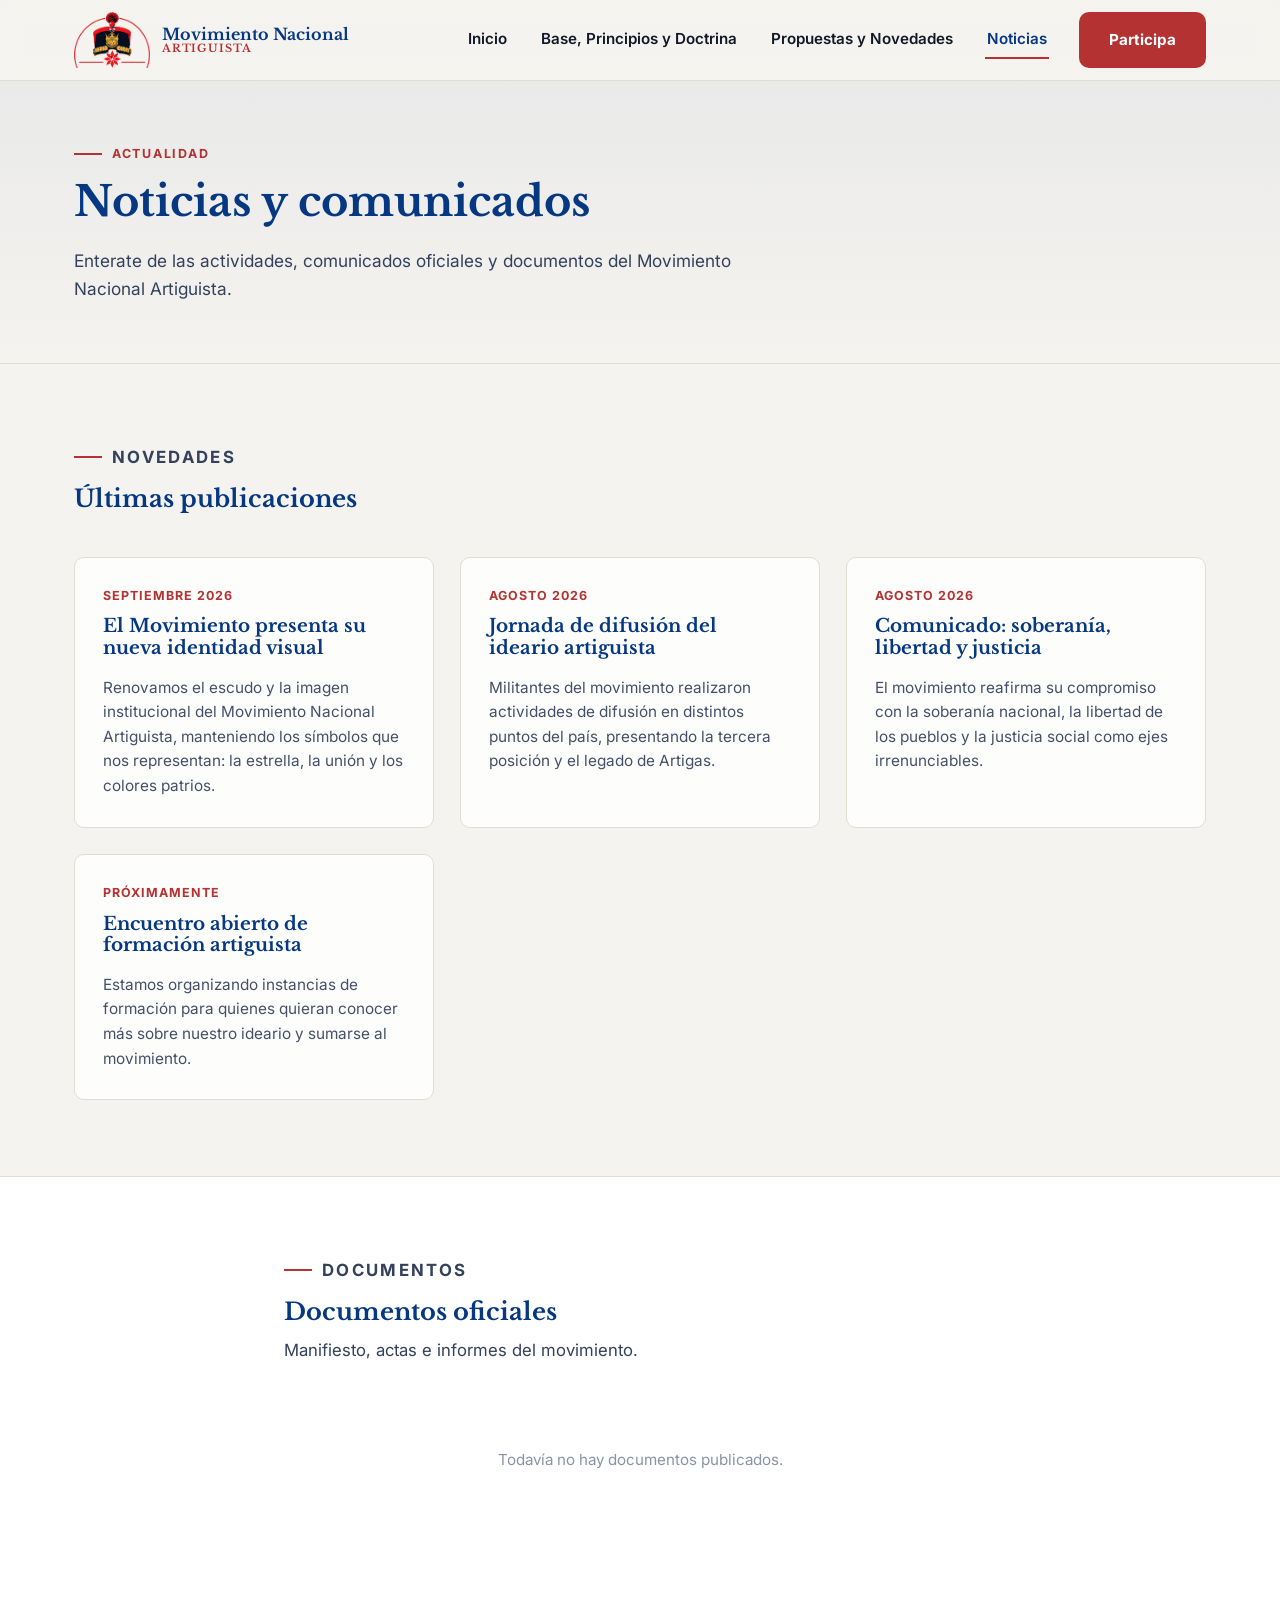
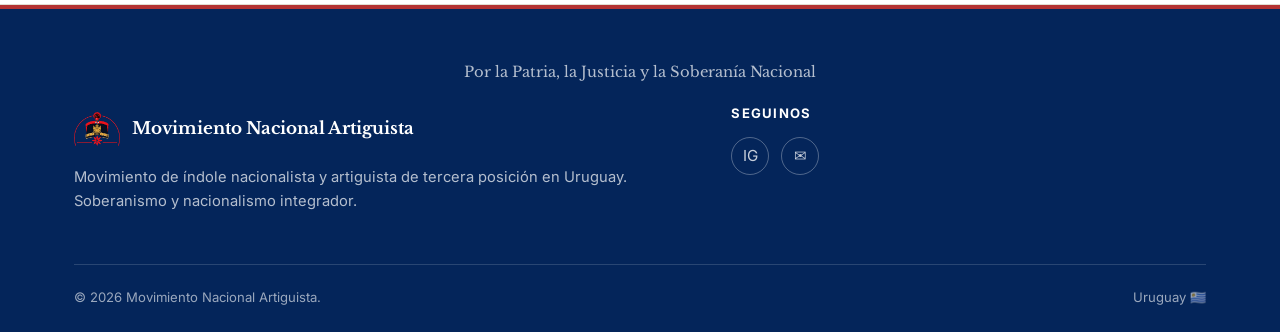
<file: noticias.html>
<!DOCTYPE html>
<html lang="es-UY">
<head>
<meta charset="UTF-8">
<meta name="viewport" content="width=device-width, initial-scale=1.0">
<title>Noticias — Movimiento Nacional Artiguista</title>
<meta name="description" content="Novedades, comunicados y documentos oficiales del Movimiento Nacional Artiguista.">
<link rel="icon" href="assets/img/favicon.png">
<link rel="preconnect" href="https://fonts.googleapis.com">
<link rel="preconnect" href="https://fonts.gstatic.com" crossorigin>
<link href="https://fonts.googleapis.com/css2?family=Libre+Baskerville:wght@400;700&family=Inter:wght@400;500;600;700&display=swap" rel="stylesheet">
<link rel="stylesheet" href="assets/css/styles.css">
</head>
<body>

<header class="encabezado">
  <div class="contenedor encabezado__barra">
    <a href="index.html" class="marca">
      <img src="assets/img/logo-sin-fondo.png" alt="Escudo del Movimiento Nacional Artiguista">
      <span class="marca__texto">
        <strong>Movimiento Nacional</strong>
        <span>ARTIGUISTA</span>
      </span>
    </a>
    <nav class="nav-principal" aria-label="Navegación principal">
      <a href="index.html">Inicio</a>
      <a href="principios.html">Base, Principios y Doctrina</a>
      <a href="propuestas.html">Propuestas y Novedades</a>
      <a href="noticias.html" aria-current="page">Noticias</a>
      <a href="participa.html" class="boton boton-rojo">Participa</a>
    </nav>
    <button class="menu-toggle" aria-label="Abrir menú" aria-expanded="false"><span></span></button>
  </div>
</header>

<main>
  <section class="pagina-hero">
    <div class="contenedor">
      <p class="eyebrow">Actualidad</p>
      <h1>Noticias y comunicados</h1>
      <p class="pagina-hero__lead">Enterate de las actividades, comunicados oficiales y documentos del Movimiento Nacional Artiguista.</p>
    </div>
  </section>

  <section class="seccion">
    <div class="contenedor">
      <div class="seccion__cabecera">
        <p class="eyebrow">Novedades</p>
        <h2>Últimas publicaciones</h2>
      </div>
      <div class="grilla-3" id="lista-novedades-publico"></div>
    </div>
  </section>

  <section class="seccion seccion--alterna">
    <div class="contenedor" style="max-width:760px;">
      <div class="seccion__cabecera">
        <p class="eyebrow">Documentos</p>
        <h2>Documentos oficiales</h2>
        <p>Manifiesto, actas e informes del movimiento.</p>
      </div>
      <div id="lista-documentos-publico" class="lista-documentos"></div>
    </div>
  </section>
</main>

<footer class="pie">
  <div class="contenedor">
    <p class="pie__lema">Por la Patria, la Justicia y la Soberanía Nacional</p>
    <div class="pie__grid">
      <div>
        <div class="pie__marca">
          <img src="assets/img/logo-sin-fondo.png" alt="Escudo del Movimiento Nacional Artiguista">
          <strong>Movimiento Nacional Artiguista</strong>
        </div>
        <p>Movimiento de índole nacionalista y artiguista de tercera posición en Uruguay. Soberanismo y nacionalismo integrador.</p>
      </div>
      <div>
        <h4>Seguinos</h4>
        <div class="pie__redes">
          <a href="https://www.instagram.com/movimiento_nacionalartiguista/" target="_blank" rel="noopener">IG</a>
          <a href="mailto:mna1811.uy@gmail.com">✉</a>
        </div>
      </div>
    </div>
    <div class="pie__inferior">
      <span>© 2026 Movimiento Nacional Artiguista.</span>
      <span>Uruguay 🇺🇾</span>
    </div>
  </div>
</footer>

<script src="assets/js/backend.js"></script>
<script src="assets/js/main.js"></script>
<script src="assets/js/noticias.js"></script>
</body>
</html>
</file>
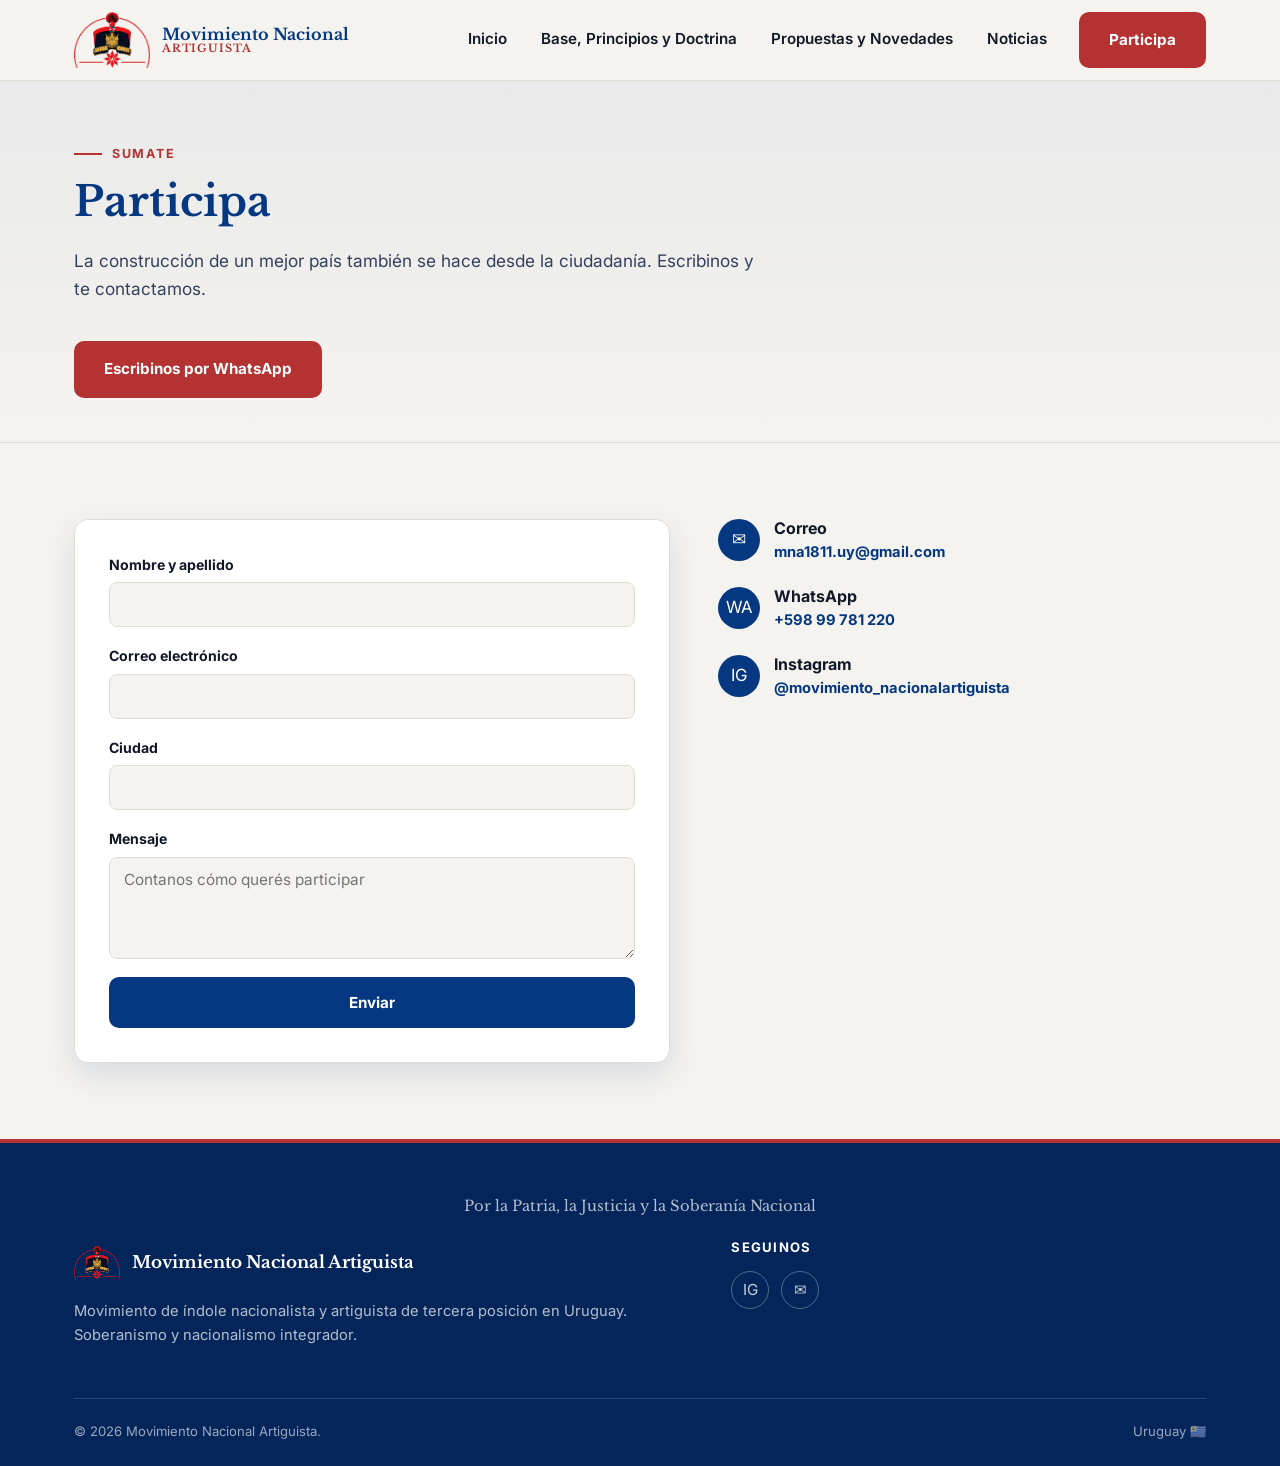
<file: participa.html>
<!DOCTYPE html>
<html lang="es-UY">
<head>
<meta charset="UTF-8">
<meta name="viewport" content="width=device-width, initial-scale=1.0">
<title>Participa — Movimiento Nacional Artiguista</title>
<meta name="description" content="Sumate al Movimiento Nacional Artiguista: escribinos o contactate por nuestras redes.">
<link rel="icon" href="assets/img/favicon.png">
<link rel="preconnect" href="https://fonts.googleapis.com">
<link rel="preconnect" href="https://fonts.gstatic.com" crossorigin>
<link href="https://fonts.googleapis.com/css2?family=Libre+Baskerville:wght@400;700&family=Inter:wght@400;500;600;700&display=swap" rel="stylesheet">
<link rel="stylesheet" href="assets/css/styles.css">
</head>
<body>

<header class="encabezado">
  <div class="contenedor encabezado__barra">
    <a href="index.html" class="marca">
      <img src="assets/img/logo-sin-fondo.png" alt="Escudo del Movimiento Nacional Artiguista">
      <span class="marca__texto">
        <strong>Movimiento Nacional</strong>
        <span>ARTIGUISTA</span>
      </span>
    </a>
    <nav class="nav-principal" aria-label="Navegación principal">
      <a href="index.html">Inicio</a>
      <a href="principios.html">Base, Principios y Doctrina</a>
      <a href="propuestas.html">Propuestas y Novedades</a>
      <a href="noticias.html">Noticias</a>
      <a href="participa.html" class="boton boton-rojo" aria-current="page">Participa</a>
    </nav>
    <button class="menu-toggle" aria-label="Abrir menú" aria-expanded="false"><span></span></button>
  </div>
</header>

<main>
  <section class="pagina-hero">
    <div class="contenedor">
      <p class="eyebrow">Sumate</p>
      <h1>Participa</h1>
      <p class="pagina-hero__lead">La construcción de un mejor país también se hace desde la ciudadanía. Escribinos y te contactamos.</p>
      <a href="https://wa.me/59899781220?text=Hola%2C%20quiero%20sumarme%20al%20Movimiento%20Nacional%20Artiguista." target="_blank" rel="noopener" class="boton boton-rojo">Escribinos por WhatsApp</a>
    </div>
  </section>

  <section class="seccion">
    <div class="contenedor">
      <div class="seccion-dividida seccion-dividida--participa">
        <form class="formulario" id="form-participa">
          <div class="campo">
            <label for="participa-nombre">Nombre y apellido</label>
            <input type="text" id="participa-nombre" required>
          </div>
          <div class="campo">
            <label for="participa-email">Correo electrónico</label>
            <input type="email" id="participa-email" required>
          </div>
          <div class="campo">
            <label for="participa-ciudad">Ciudad</label>
            <input type="text" id="participa-ciudad">
          </div>
          <div class="campo">
            <label for="participa-mensaje">Mensaje</label>
            <textarea id="participa-mensaje" rows="4" placeholder="Contanos cómo querés participar"></textarea>
          </div>
          <button type="submit" class="boton boton-primario" style="width:100%;">Enviar</button>
          <div class="mensaje-envio" id="mensaje-envio">¡Gracias! Recibimos tu mensaje y te vamos a contactar a la brevedad.</div>
        </form>

        <div class="vias-contacto">
          <div class="via-contacto">
            <div class="via-contacto__icono">✉</div>
            <div>
              <h4>Correo</h4>
              <p><a href="mailto:mna1811.uy@gmail.com">mna1811.uy@gmail.com</a></p>
            </div>
          </div>
          <div class="via-contacto">
            <div class="via-contacto__icono">WA</div>
            <div>
              <h4>WhatsApp</h4>
              <p><a href="https://wa.me/59899781220?text=Hola%2C%20quiero%20sumarme%20al%20Movimiento%20Nacional%20Artiguista." target="_blank" rel="noopener">+598 99 781 220</a></p>
            </div>
          </div>
          <div class="via-contacto">
            <div class="via-contacto__icono">IG</div>
            <div>
              <h4>Instagram</h4>
              <p><a href="https://www.instagram.com/movimiento_nacionalartiguista/" target="_blank" rel="noopener">@movimiento_nacionalartiguista</a></p>
            </div>
          </div>
        </div>
      </div>
    </div>
  </section>
</main>

<footer class="pie">
  <div class="contenedor">
    <p class="pie__lema">Por la Patria, la Justicia y la Soberanía Nacional</p>
    <div class="pie__grid">
      <div>
        <div class="pie__marca">
          <img src="assets/img/logo-sin-fondo.png" alt="Escudo del Movimiento Nacional Artiguista">
          <strong>Movimiento Nacional Artiguista</strong>
        </div>
        <p>Movimiento de índole nacionalista y artiguista de tercera posición en Uruguay. Soberanismo y nacionalismo integrador.</p>
      </div>
      <div>
        <h4>Seguinos</h4>
        <div class="pie__redes">
          <a href="https://www.instagram.com/movimiento_nacionalartiguista/" target="_blank" rel="noopener">IG</a>
          <a href="mailto:mna1811.uy@gmail.com">✉</a>
        </div>
      </div>
    </div>
    <div class="pie__inferior">
      <span>© 2026 Movimiento Nacional Artiguista.</span>
      <span>Uruguay 🇺🇾</span>
    </div>
  </div>
</footer>

<script src="assets/js/backend.js"></script>
<script src="assets/js/main.js"></script>
</body>
</html>
</file>
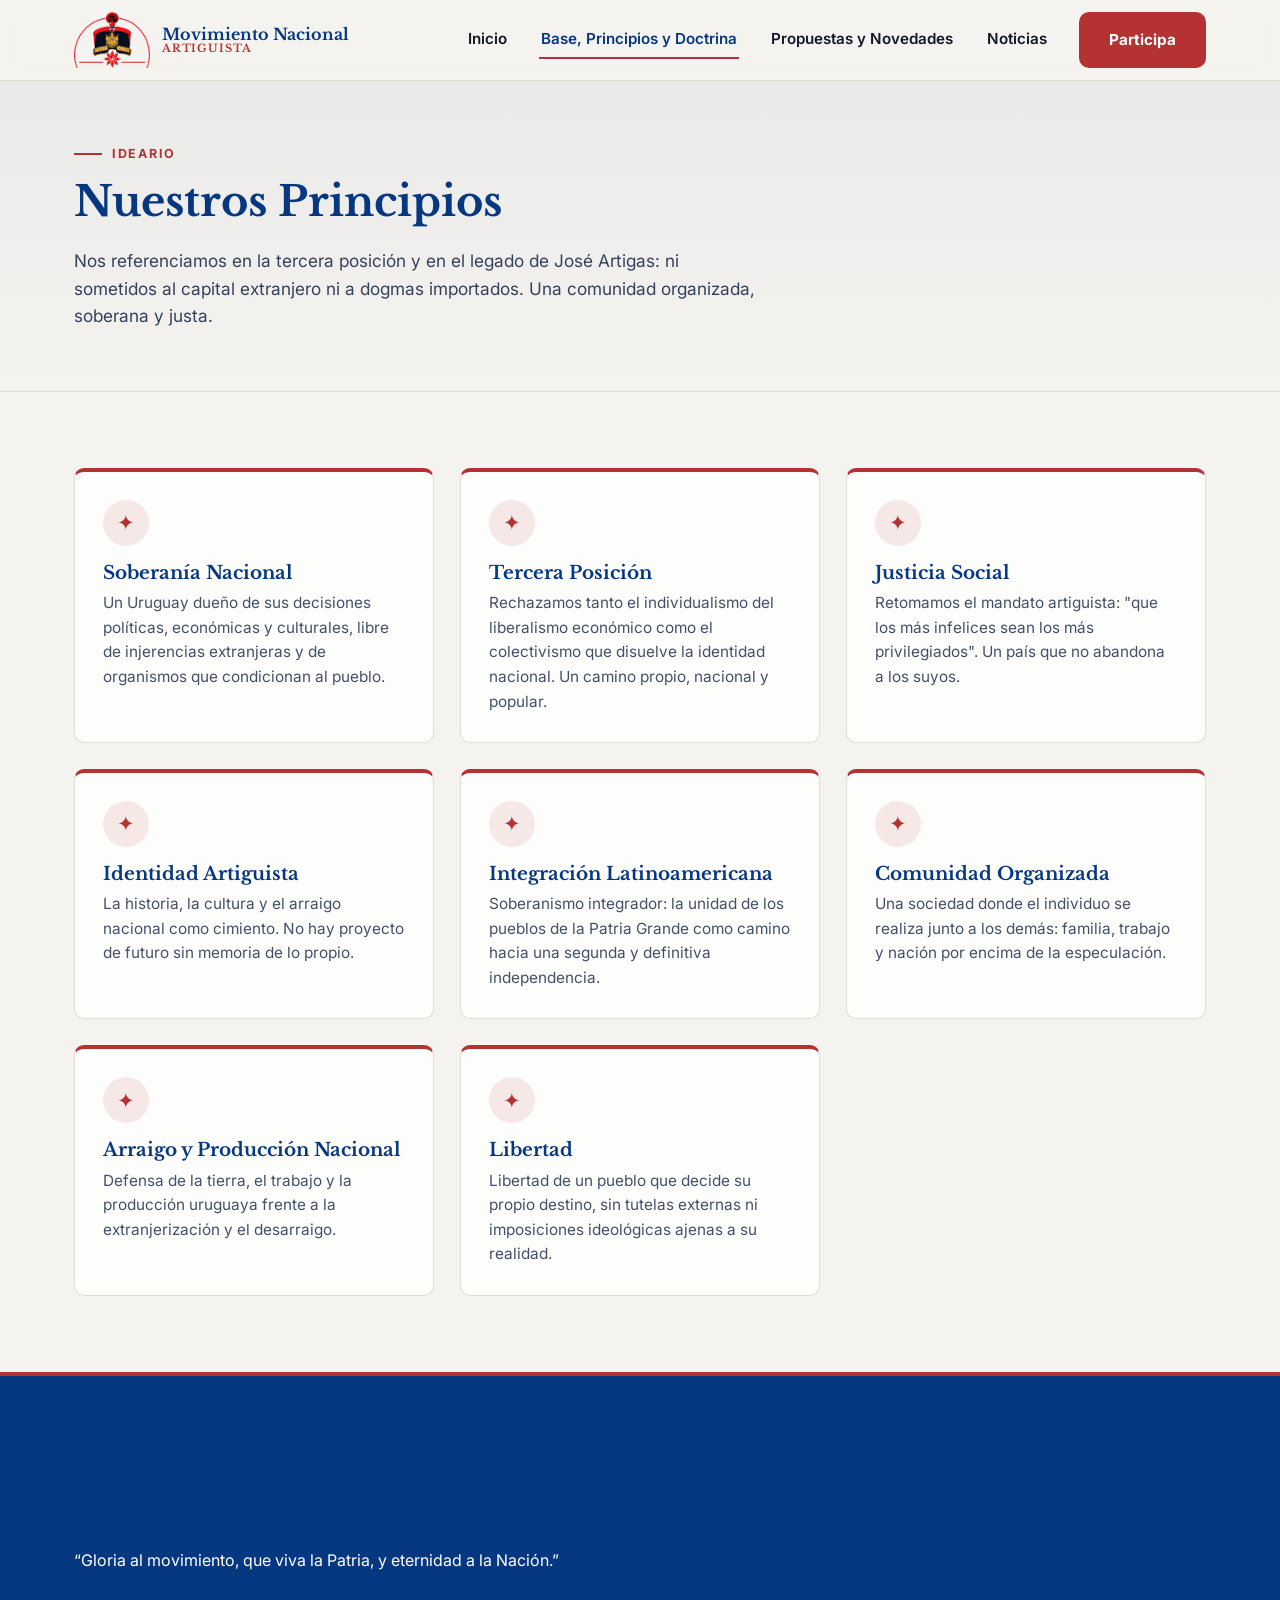
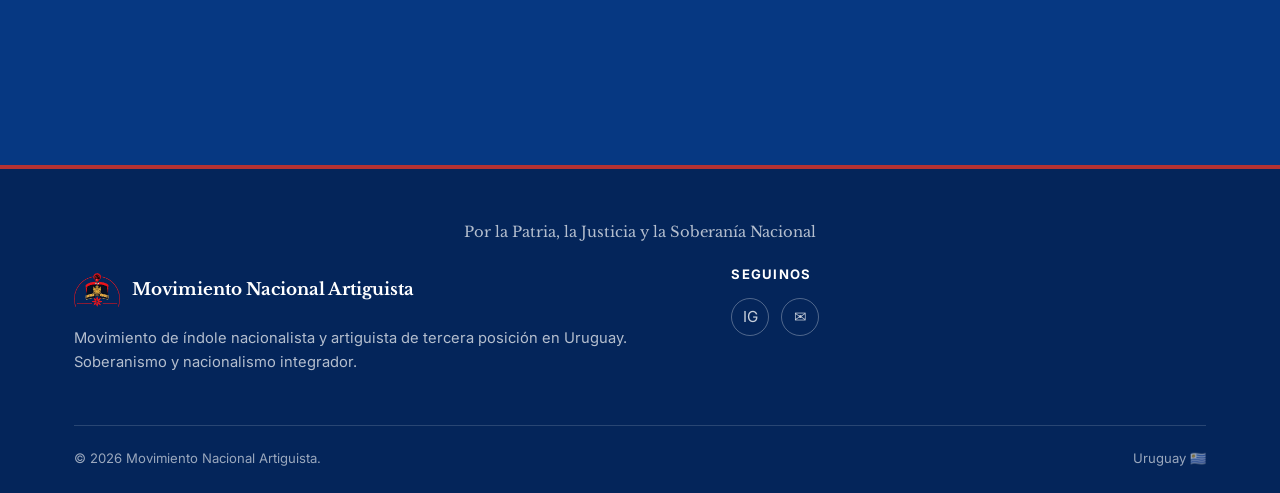
<file: principios.html>
<!DOCTYPE html>
<html lang="es-UY">
<head>
<meta charset="UTF-8">
<meta name="viewport" content="width=device-width, initial-scale=1.0">
<title>Principios — Movimiento Nacional Artiguista</title>
<meta name="description" content="El ideario del Movimiento Nacional Artiguista: tercera posición, soberanía nacional, justicia social e integración latinoamericana desde el legado de Artigas.">
<link rel="icon" href="assets/img/favicon.png">
<link rel="preconnect" href="https://fonts.googleapis.com">
<link rel="preconnect" href="https://fonts.gstatic.com" crossorigin>
<link href="https://fonts.googleapis.com/css2?family=Libre+Baskerville:wght@400;700&family=Inter:wght@400;500;600;700&display=swap" rel="stylesheet">
<link rel="stylesheet" href="assets/css/styles.css">
</head>
<body>

<header class="encabezado">
  <div class="contenedor encabezado__barra">
    <a href="index.html" class="marca">
      <img src="assets/img/logo-sin-fondo.png" alt="Escudo del Movimiento Nacional Artiguista">
      <span class="marca__texto">
        <strong>Movimiento Nacional</strong>
        <span>ARTIGUISTA</span>
      </span>
    </a>
    <nav class="nav-principal" aria-label="Navegación principal">
      <a href="index.html">Inicio</a>
      <a href="principios.html" aria-current="page">Base, Principios y Doctrina</a>
      <a href="propuestas.html">Propuestas y Novedades</a>
      <a href="noticias.html">Noticias</a>
      <a href="participa.html" class="boton boton-rojo">Participa</a>
    </nav>
    <button class="menu-toggle" aria-label="Abrir menú" aria-expanded="false"><span></span></button>
  </div>
</header>

<main>
  <section class="pagina-hero">
    <div class="contenedor">
      <p class="eyebrow">Ideario</p>
      <h1>Nuestros Principios</h1>
      <p class="pagina-hero__lead">Nos referenciamos en la tercera posición y en el legado de José Artigas: ni sometidos al capital extranjero ni a dogmas importados. Una comunidad organizada, soberana y justa.</p>
    </div>
  </section>

  <section class="seccion">
    <div class="contenedor">
      <div class="grilla-3">
        <article class="tarjeta tarjeta--principio">
          <div class="tarjeta__icono">✦</div>
          <h3>Soberanía Nacional</h3>
          <p>Un Uruguay dueño de sus decisiones políticas, económicas y culturales, libre de injerencias extranjeras y de organismos que condicionan al pueblo.</p>
        </article>
        <article class="tarjeta tarjeta--principio">
          <div class="tarjeta__icono">✦</div>
          <h3>Tercera Posición</h3>
          <p>Rechazamos tanto el individualismo del liberalismo económico como el colectivismo que disuelve la identidad nacional. Un camino propio, nacional y popular.</p>
        </article>
        <article class="tarjeta tarjeta--principio">
          <div class="tarjeta__icono">✦</div>
          <h3>Justicia Social</h3>
          <p>Retomamos el mandato artiguista: "que los más infelices sean los más privilegiados". Un país que no abandona a los suyos.</p>
        </article>
        <article class="tarjeta tarjeta--principio">
          <div class="tarjeta__icono">✦</div>
          <h3>Identidad Artiguista</h3>
          <p>La historia, la cultura y el arraigo nacional como cimiento. No hay proyecto de futuro sin memoria de lo propio.</p>
        </article>
        <article class="tarjeta tarjeta--principio">
          <div class="tarjeta__icono">✦</div>
          <h3>Integración Latinoamericana</h3>
          <p>Soberanismo integrador: la unidad de los pueblos de la Patria Grande como camino hacia una segunda y definitiva independencia.</p>
        </article>
        <article class="tarjeta tarjeta--principio">
          <div class="tarjeta__icono">✦</div>
          <h3>Comunidad Organizada</h3>
          <p>Una sociedad donde el individuo se realiza junto a los demás: familia, trabajo y nación por encima de la especulación.</p>
        </article>
        <article class="tarjeta tarjeta--principio">
          <div class="tarjeta__icono">✦</div>
          <h3>Arraigo y Producción Nacional</h3>
          <p>Defensa de la tierra, el trabajo y la producción uruguaya frente a la extranjerización y el desarraigo.</p>
        </article>
        <article class="tarjeta tarjeta--principio">
          <div class="tarjeta__icono">✦</div>
          <h3>Libertad</h3>
          <p>Libertad de un pueblo que decide su propio destino, sin tutelas externas ni imposiciones ideológicas ajenas a su realidad.</p>
        </article>
      </div>
    </div>
  </section>

  <section class="franja-lema">
    <div class="contenedor">
      <p>&ldquo;Gloria al movimiento, que viva la Patria, y eternidad a la Nación.&rdquo;</p>
    </div>
  </section>
</main>

<footer class="pie">
  <div class="contenedor">
    <p class="pie__lema">Por la Patria, la Justicia y la Soberanía Nacional</p>
    <div class="pie__grid">
      <div>
        <div class="pie__marca">
          <img src="assets/img/logo-sin-fondo.png" alt="Escudo del Movimiento Nacional Artiguista">
          <strong>Movimiento Nacional Artiguista</strong>
        </div>
        <p>Movimiento de índole nacionalista y artiguista de tercera posición en Uruguay. Soberanismo y nacionalismo integrador.</p>
      </div>
      <div>
        <h4>Seguinos</h4>
        <div class="pie__redes">
          <a href="https://www.instagram.com/movimiento_nacionalartiguista/" target="_blank" rel="noopener">IG</a>
          <a href="mailto:mna1811.uy@gmail.com">✉</a>
        </div>
      </div>
    </div>
    <div class="pie__inferior">
      <span>© 2026 Movimiento Nacional Artiguista.</span>
      <span>Uruguay 🇺🇾</span>
    </div>
  </div>
</footer>

<script src="assets/js/main.js"></script>
</body>
</html>
</file>
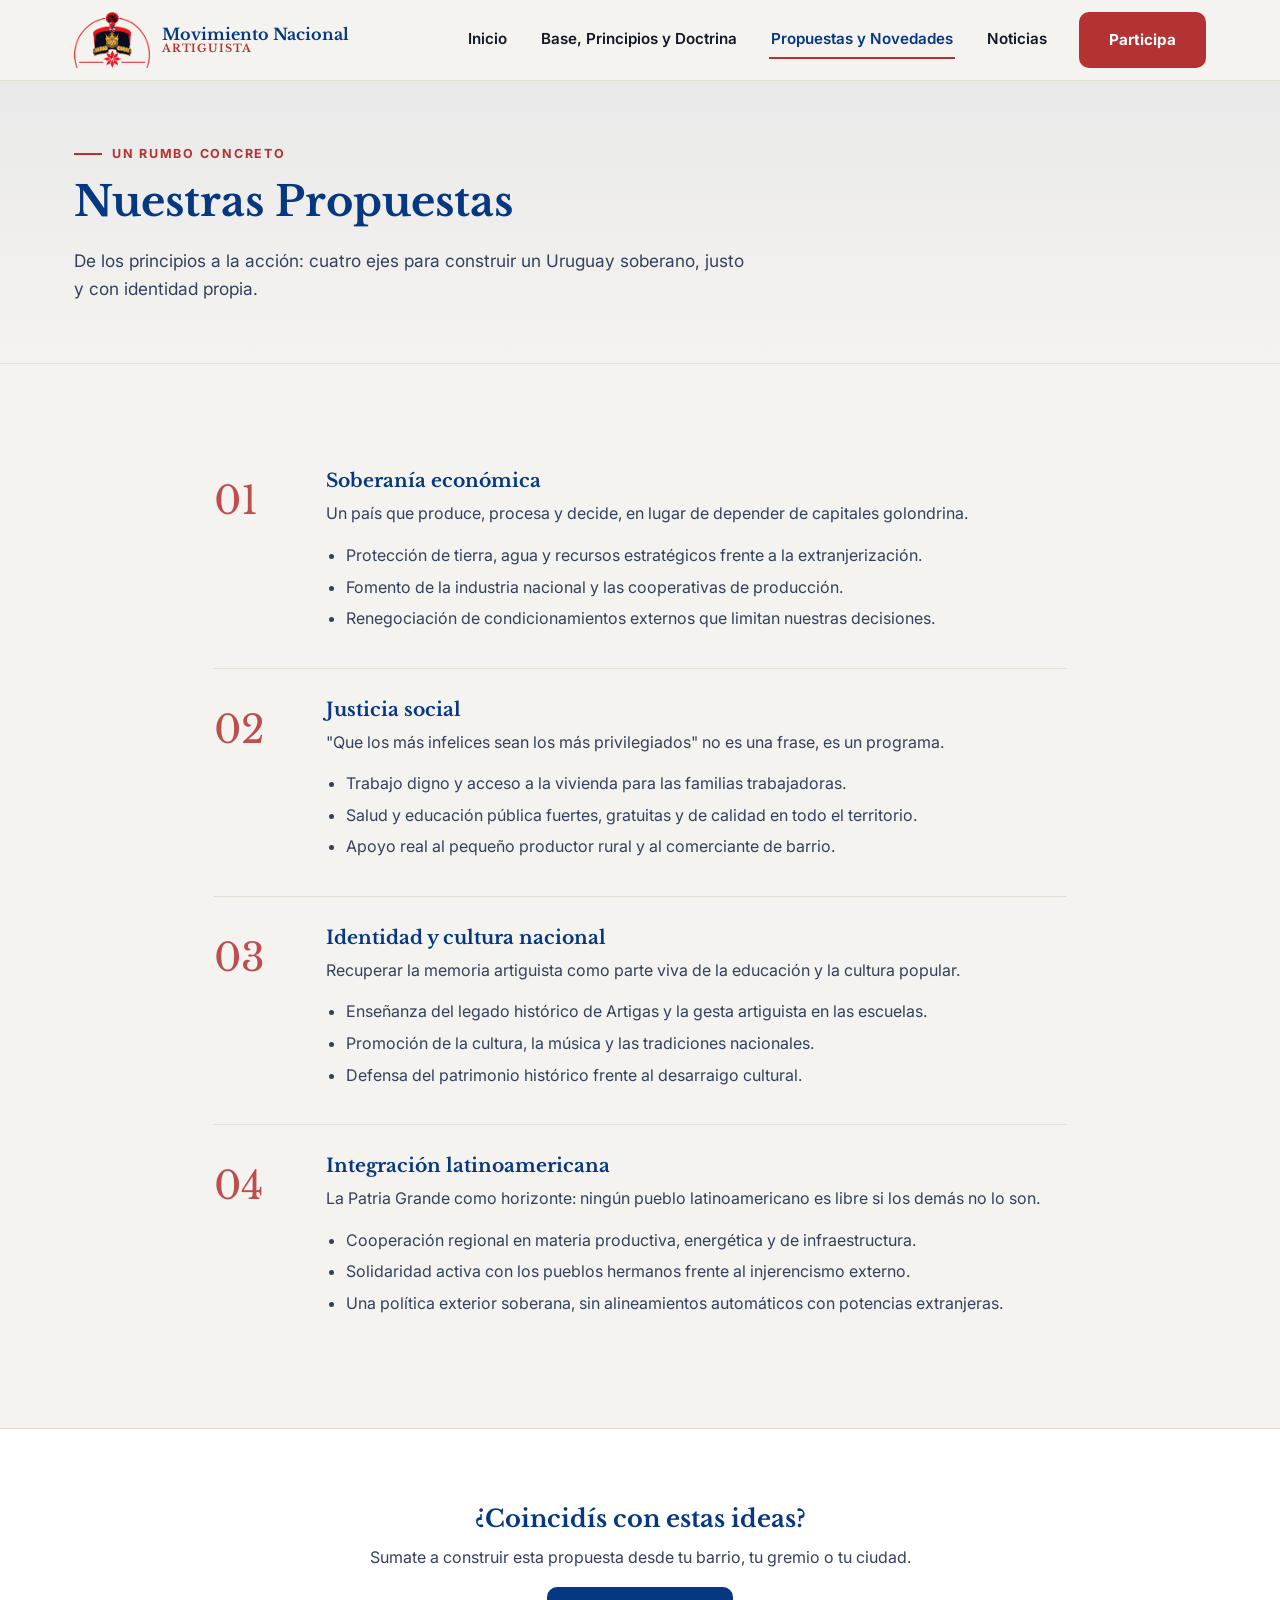
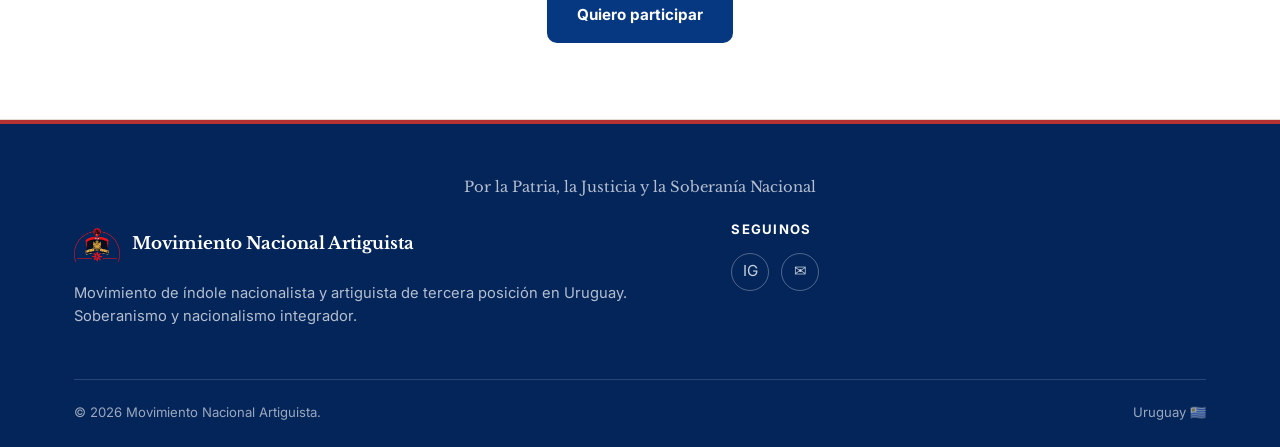
<file: propuestas.html>
<!DOCTYPE html>
<html lang="es-UY">
<head>
<meta charset="UTF-8">
<meta name="viewport" content="width=device-width, initial-scale=1.0">
<title>Propuestas — Movimiento Nacional Artiguista</title>
<meta name="description" content="Propuestas del Movimiento Nacional Artiguista para la soberanía económica, la justicia social, la identidad cultural y la integración latinoamericana del Uruguay.">
<link rel="icon" href="assets/img/favicon.png">
<link rel="preconnect" href="https://fonts.googleapis.com">
<link rel="preconnect" href="https://fonts.gstatic.com" crossorigin>
<link href="https://fonts.googleapis.com/css2?family=Libre+Baskerville:wght@400;700&family=Inter:wght@400;500;600;700&display=swap" rel="stylesheet">
<link rel="stylesheet" href="assets/css/styles.css">
</head>
<body>

<header class="encabezado">
  <div class="contenedor encabezado__barra">
    <a href="index.html" class="marca">
      <img src="assets/img/logo-sin-fondo.png" alt="Escudo del Movimiento Nacional Artiguista">
      <span class="marca__texto">
        <strong>Movimiento Nacional</strong>
        <span>ARTIGUISTA</span>
      </span>
    </a>
    <nav class="nav-principal" aria-label="Navegación principal">
      <a href="index.html">Inicio</a>
      <a href="principios.html">Base, Principios y Doctrina</a>
      <a href="propuestas.html" aria-current="page">Propuestas y Novedades</a>
      <a href="noticias.html">Noticias</a>
      <a href="participa.html" class="boton boton-rojo">Participa</a>
    </nav>
    <button class="menu-toggle" aria-label="Abrir menú" aria-expanded="false"><span></span></button>
  </div>
</header>

<main>
  <section class="pagina-hero">
    <div class="contenedor">
      <p class="eyebrow">Un rumbo concreto</p>
      <h1>Nuestras Propuestas</h1>
      <p class="pagina-hero__lead">De los principios a la acción: cuatro ejes para construir un Uruguay soberano, justo y con identidad propia.</p>
    </div>
  </section>

  <section class="seccion">
    <div class="contenedor" style="max-width:900px;">

      <article class="eje-propuesta">
        <div class="eje-propuesta__numero">01</div>
        <div>
          <h3>Soberanía económica</h3>
          <p style="color:#33415c;">Un país que produce, procesa y decide, en lugar de depender de capitales golondrina.</p>
          <ul>
            <li>Protección de tierra, agua y recursos estratégicos frente a la extranjerización.</li>
            <li>Fomento de la industria nacional y las cooperativas de producción.</li>
            <li>Renegociación de condicionamientos externos que limitan nuestras decisiones.</li>
          </ul>
        </div>
      </article>

      <article class="eje-propuesta">
        <div class="eje-propuesta__numero">02</div>
        <div>
          <h3>Justicia social</h3>
          <p style="color:#33415c;">"Que los más infelices sean los más privilegiados" no es una frase, es un programa.</p>
          <ul>
            <li>Trabajo digno y acceso a la vivienda para las familias trabajadoras.</li>
            <li>Salud y educación pública fuertes, gratuitas y de calidad en todo el territorio.</li>
            <li>Apoyo real al pequeño productor rural y al comerciante de barrio.</li>
          </ul>
        </div>
      </article>

      <article class="eje-propuesta">
        <div class="eje-propuesta__numero">03</div>
        <div>
          <h3>Identidad y cultura nacional</h3>
          <p style="color:#33415c;">Recuperar la memoria artiguista como parte viva de la educación y la cultura popular.</p>
          <ul>
            <li>Enseñanza del legado histórico de Artigas y la gesta artiguista en las escuelas.</li>
            <li>Promoción de la cultura, la música y las tradiciones nacionales.</li>
            <li>Defensa del patrimonio histórico frente al desarraigo cultural.</li>
          </ul>
        </div>
      </article>

      <article class="eje-propuesta">
        <div class="eje-propuesta__numero">04</div>
        <div>
          <h3>Integración latinoamericana</h3>
          <p style="color:#33415c;">La Patria Grande como horizonte: ningún pueblo latinoamericano es libre si los demás no lo son.</p>
          <ul>
            <li>Cooperación regional en materia productiva, energética y de infraestructura.</li>
            <li>Solidaridad activa con los pueblos hermanos frente al injerencismo externo.</li>
            <li>Una política exterior soberana, sin alineamientos automáticos con potencias extranjeras.</li>
          </ul>
        </div>
      </article>

    </div>
  </section>

  <section class="seccion seccion--alterna">
    <div class="contenedor" style="text-align:center;max-width:640px;">
      <h2>¿Coincidís con estas ideas?</h2>
      <p style="color:#33415c;">Sumate a construir esta propuesta desde tu barrio, tu gremio o tu ciudad.</p>
      <a href="participa.html" class="boton boton-primario">Quiero participar</a>
    </div>
  </section>
</main>

<footer class="pie">
  <div class="contenedor">
    <p class="pie__lema">Por la Patria, la Justicia y la Soberanía Nacional</p>
    <div class="pie__grid">
      <div>
        <div class="pie__marca">
          <img src="assets/img/logo-sin-fondo.png" alt="Escudo del Movimiento Nacional Artiguista">
          <strong>Movimiento Nacional Artiguista</strong>
        </div>
        <p>Movimiento de índole nacionalista y artiguista de tercera posición en Uruguay. Soberanismo y nacionalismo integrador.</p>
      </div>
      <div>
        <h4>Seguinos</h4>
        <div class="pie__redes">
          <a href="https://www.instagram.com/movimiento_nacionalartiguista/" target="_blank" rel="noopener">IG</a>
          <a href="mailto:mna1811.uy@gmail.com">✉</a>
        </div>
      </div>
    </div>
    <div class="pie__inferior">
      <span>© 2026 Movimiento Nacional Artiguista.</span>
      <span>Uruguay 🇺🇾</span>
    </div>
  </div>
</footer>

<script src="assets/js/main.js"></script>
</body>
</html>
</file>
<file: assets/css/styles.css>
/* ==========================================================================
   Movimiento Nacional Artiguista — sistema de estilos
   Paleta e identidad tomadas de la propuesta de marca (idea.png):
   Azul #063882 · Rojo #B43232 · Fondo #F5F3EF · Texto #111827
   ========================================================================== */

:root {
  --azul: #063882;
  --azul-oscuro: #04255a;
  --rojo: #b43232;
  --crema: #f5f3ef;
  --tinta: #111827;
  --blanco: #ffffff;
  --borde: #e2ddd2;

  --fuente-titulo: "Libre Baskerville", "Georgia", serif;
  --fuente-texto: "Inter", "Manrope", -apple-system, BlinkMacSystemFont, sans-serif;

  --radio: 10px;
  --sombra: 0 12px 30px rgba(6, 56, 130, 0.12);
  --ancho-maximo: 1180px;
}

* { box-sizing: border-box; }

html { scroll-behavior: smooth; }

body {
  margin: 0;
  background: var(--crema);
  color: var(--tinta);
  font-family: var(--fuente-texto);
  line-height: 1.6;
  -webkit-font-smoothing: antialiased;
}

img { max-width: 100%; display: block; }

a { color: inherit; text-decoration: none; }

h1, h2, h3, h4 {
  font-family: var(--fuente-titulo);
  line-height: 1.15;
  margin: 0 0 .5em;
  color: var(--azul);
  font-weight: 700;
}

p { margin: 0 0 1em; }

.contenedor {
  width: 100%;
  max-width: var(--ancho-maximo);
  margin: 0 auto;
  padding: 0 24px;
}

.eyebrow {
  display: inline-flex;
  align-items: center;
  gap: 10px;
  font-size: .78rem;
  font-weight: 700;
  letter-spacing: .14em;
  text-transform: uppercase;
  color: var(--rojo);
  margin-bottom: 14px;
}
.eyebrow::before {
  content: "";
  width: 28px;
  height: 2px;
  background: var(--rojo);
  display: inline-block;
}

/* ---------- Botones ---------- */
.boton {
  display: inline-flex;
  align-items: center;
  justify-content: center;
  gap: 8px;
  padding: 14px 28px;
  border-radius: var(--radio);
  font-family: var(--fuente-texto);
  font-weight: 700;
  font-size: .95rem;
  border: 2px solid transparent;
  cursor: pointer;
  transition: transform .15s ease, background .15s ease, color .15s ease, border-color .15s ease;
}
.boton:hover { transform: translateY(-2px); }
.boton-primario { background: var(--azul); color: var(--blanco); }
.boton-primario:hover { background: var(--azul-oscuro); }
.boton-secundario { background: transparent; border-color: var(--azul); color: var(--azul); }
.boton-secundario:hover { background: var(--azul); color: var(--blanco); }
.boton-rojo { background: var(--rojo); color: var(--blanco); }
.boton-rojo:hover { background: #902828; }

/* ---------- Header ---------- */
.encabezado {
  position: sticky;
  top: 0;
  z-index: 100;
  background: rgba(245, 243, 239, 0.92);
  backdrop-filter: saturate(160%) blur(8px);
  border-bottom: 1px solid var(--borde);
}
.encabezado__barra {
  display: flex;
  align-items: center;
  justify-content: space-between;
  padding: 12px 24px;
  gap: 16px;
}
.marca {
  display: flex;
  align-items: center;
  gap: 12px;
  font-family: var(--fuente-titulo);
}
.marca img { width: auto; height: 56px; object-fit: contain; }
.marca__texto { line-height: 1.05; }
.marca__texto strong { display: block; font-size: 1rem; color: var(--azul); }
.marca__texto span { display: block; font-size: .68rem; letter-spacing: .08em; color: var(--rojo); font-weight: 700; }

.nav-principal { display: flex; align-items: center; gap: 30px; }
.nav-principal a {
  font-weight: 600;
  font-size: .95rem;
  color: var(--tinta);
  padding: 6px 2px;
  border-bottom: 2px solid transparent;
  transition: color .15s ease, border-color .15s ease;
}
.nav-principal a:hover,
.nav-principal a[aria-current="page"] {
  color: var(--azul);
  border-color: var(--rojo);
}
.nav-principal a.boton-rojo,
.nav-principal a.boton-rojo:hover,
.nav-principal a.boton-rojo[aria-current="page"] {
  color: var(--blanco);
  font-weight: 700;
  padding: 14px 28px;
  border-radius: var(--radio);
  border-color: transparent;
}

.menu-toggle {
  display: none;
  background: none;
  border: 2px solid var(--azul);
  border-radius: 8px;
  width: 42px;
  height: 38px;
  cursor: pointer;
  align-items: center;
  justify-content: center;
}
.menu-toggle span,
.menu-toggle span::before,
.menu-toggle span::after {
  content: "";
  display: block;
  width: 20px;
  height: 2px;
  background: var(--azul);
  position: relative;
}
.menu-toggle span::before { position: absolute; top: -6px; }
.menu-toggle span::after { position: absolute; top: 6px; }

/* ---------- Hero ---------- */
.hero {
  position: relative;
  z-index: 0;
  overflow: hidden;
  background:
    radial-gradient(1100px 500px at 85% -10%, rgba(180,50,50,.10), transparent 60%),
    var(--crema);
  border-bottom: 1px solid var(--borde);
}
.hero__grid {
  display: grid;
  grid-template-columns: 1.05fr .95fr;
  gap: 40px;
  align-items: center;
  padding: 72px 24px 60px;
}
.hero h1 { font-size: clamp(2.1rem, 4vw, 3.2rem); }
.hero__lead { font-size: 1.12rem; max-width: 46ch; color: #33415c; }
.hero__acciones { display: flex; gap: 14px; margin-top: 28px; flex-wrap: wrap; }

.hero__grafico {
  position: relative;
  aspect-ratio: 4 / 3;
  border-radius: 18px;
  background: linear-gradient(135deg, var(--azul) 0%, var(--azul) 52%, var(--crema) 52%, var(--crema) 100%);
  box-shadow: var(--sombra);
  display: flex;
  align-items: center;
  justify-content: center;
  overflow: hidden;
}
.hero__grafico img { width: 62%; filter: drop-shadow(0 10px 20px rgba(0,0,0,.25)); }
.hero__grafico::after {
  content: "";
  position: absolute; inset: 0;
  background: repeating-linear-gradient(45deg, rgba(255,255,255,.05) 0 2px, transparent 2px 6px);
  pointer-events: none;
}

/* ---------- Franja lema ---------- */
.franja-lema {
  background: var(--azul);
  color: var(--blanco);
  padding: 176px 24px;
  position: relative;
  z-index: 0;
  overflow: hidden;
}
.franja-lema::before {
  content: "";
  position: absolute; top: 0; left: 0; right: 0; height: 4px;
  background: var(--rojo);
}
.franja-lema__grid {
  display: grid;
  grid-template-columns: 1.5fr 1fr;
  gap: 48px;
  align-items: center;
}
.franja-lema .eyebrow { color: var(--blanco); }
.franja-lema .eyebrow::before { background: var(--blanco); }
.franja-lema__texto {
  font-family: var(--fuente-texto);
  font-size: 1.05rem;
  line-height: 1.65;
  letter-spacing: normal;
  text-align: justify;
  margin: 0;
  color: rgba(255,255,255,.88);
}
.franja-lema__botones { display: flex; flex-direction: column; gap: 14px; }
.franja-lema__botones .boton { width: 100%; }

/* ---------- Secciones genéricas ---------- */
.seccion { padding: 76px 24px; }
.seccion--alterna { background: var(--blanco); border-top: 1px solid var(--borde); border-bottom: 1px solid var(--borde); }

.seccion--video { position: relative; z-index: 0; overflow: hidden; }
.seccion__video-fondo {
  position: absolute; inset: 0; width: 100%; height: 100%;
  object-fit: cover; z-index: -2;
}
.seccion__video-capa { position: absolute; inset: 0; background: rgba(6,10,20,.55); z-index: -1; }
.seccion--video .seccion__cabecera p.eyebrow { color: #fff; }
.seccion--video .seccion__cabecera p.eyebrow::before { background: #fff; }
.seccion--video .seccion__cabecera h2 { color: #fff; }
.hero--video .seccion__video-fondo { inset: 0 0 auto 0; height: 150%; object-position: center top; }
.hero__cita { display: inline-block; text-align: center; max-width: 100%; }
.hero__cita .hero__lead {
  text-align: left;
  font-family: 'Dancing Script', cursive;
  font-weight: 700;
  font-size: 1.9rem;
  max-width: none;
}
.hero__firma { display: block; width: min(70%, 260px); height: auto; margin: 10px auto 28px; transform: translateX(-18px); }
.hero__logo { display: flex; align-items: center; justify-content: flex-end; }
.hero__logo img { width: min(100%, 380px); }
.hero--video .eyebrow { color: #fff; }
.hero--video .eyebrow::before { background: #fff; }
.hero--video h1,
.hero--video .hero__lead { color: #fff; }
.hero--video .boton-secundario { border-color: #fff; color: #fff; }
.hero--video .boton-secundario:hover { background: #fff; color: var(--azul); }
.seccion__cabecera { max-width: 720px; margin-bottom: 44px; }
.seccion--accion .seccion__cabecera { margin-left: auto; margin-right: auto; text-align: center; }
.seccion--accion .eyebrow { justify-content: center; }
.seccion__cabecera p { color: #33415c; font-size: 1.05rem; }

/* ---------- Figura de Artigas en "Nuestra acción" (de fondo) ---------- */
.seccion--accion { position: relative; z-index: 0; overflow: hidden; }
.accion__figura {
  position: absolute;
  left: 0;
  top: 0;
  height: 100%;
  width: auto;
  z-index: -1;
  object-fit: contain;
  object-position: top left;
  transform: translateX(-140%);
  transition: transform 1.1s cubic-bezier(.22,.75,.25,1);
}
.seccion--accion.en-vista .accion__figura { transform: translateX(0); }
@media (prefers-reduced-motion: reduce) {
  .accion__figura { transition: none; }
}

.pagina-hero {
  padding: 56px 24px 44px;
  border-bottom: 1px solid var(--borde);
  background: linear-gradient(180deg, rgba(6,56,130,.05), transparent);
}
.pagina-hero h1 { font-size: clamp(1.9rem, 3.4vw, 2.6rem); }
.pagina-hero__lead { max-width: 62ch; color: #33415c; font-size: 1.08rem; }
.pagina-hero .boton { margin-top: 22px; }

/* ---------- Tarjetas / grillas ---------- */
.grilla-3 { display: grid; grid-template-columns: repeat(3, 1fr); gap: 26px; }
.grilla-2 { display: grid; grid-template-columns: repeat(2, 1fr); gap: 26px; }

.seccion-dividida {
  display: grid;
  grid-template-columns: 1fr 1fr;
  gap: 48px;
  align-items: center;
}
.seccion-dividida--participa { grid-template-columns: 1.1fr .9fr; align-items: flex-start; }
.seccion-dividida > *,
.grilla-3 > *,
.grilla-2 > *,
.admin-mensajes-grid > * { min-width: 0; }

.tarjeta {
  background: rgba(255, 255, 255, .82);
  border: 1px solid var(--borde);
  border-radius: var(--radio);
  padding: 28px;
  transition: transform .15s ease, box-shadow .15s ease;
}
.tarjeta:hover { transform: translateY(-4px); box-shadow: var(--sombra); }
.tarjeta__icono {
  width: 46px; height: 46px;
  display: flex; align-items: center; justify-content: center;
  border-radius: 50%;
  background: rgba(180,50,50,.10);
  color: var(--rojo);
  margin-bottom: 16px;
  font-size: 1.3rem;
}
.tarjeta h3 { font-size: 1.15rem; margin-bottom: 8px; }
.tarjeta p { color: #445069; font-size: .96rem; margin-bottom: 0; }
.tarjeta__enlace {
  display: inline-block;
  margin-top: 14px;
  font-weight: 700;
  font-size: .88rem;
  color: var(--azul);
  border-bottom: 2px solid var(--rojo);
}

.tarjeta--principio { border-top: 4px solid var(--rojo); }
.tarjeta--noticia { display: flex; flex-direction: column; gap: 10px; }
.tarjeta--noticia .fecha {
  font-size: .78rem; text-transform: uppercase; letter-spacing: .08em;
  color: var(--rojo); font-weight: 700;
}

/* ---------- Propuestas: bloques con numeración ---------- */
.eje-propuesta {
  display: grid;
  grid-template-columns: 90px 1fr;
  gap: 22px;
  padding: 30px 0;
  border-bottom: 1px solid var(--borde);
}
.eje-propuesta:last-child { border-bottom: none; }
.eje-propuesta__numero {
  font-family: var(--fuente-titulo);
  font-size: 2.4rem;
  color: var(--rojo);
  opacity: .85;
}
.eje-propuesta ul { margin: 12px 0 0; padding-left: 20px; color: #33415c; }
.eje-propuesta li { margin-bottom: 6px; }

/* ---------- Formulario Participá ---------- */
.formulario {
  background: var(--blanco);
  border: 1px solid var(--borde);
  border-radius: 14px;
  padding: 34px;
  box-shadow: var(--sombra);
}
.campo { margin-bottom: 18px; display: flex; flex-direction: column; gap: 6px; }
.campo label { font-weight: 700; font-size: .88rem; }
.campo input,
.campo select,
.campo textarea {
  font-family: var(--fuente-texto);
  font-size: .96rem;
  padding: 12px 14px;
  border: 1px solid var(--borde);
  border-radius: 8px;
  background: var(--crema);
  color: var(--tinta);
}
.campo input:focus,
.campo select:focus,
.campo textarea:focus {
  outline: none;
  border-color: var(--azul);
  background: var(--blanco);
}
.campo-fila { display: grid; grid-template-columns: 1fr 1fr; gap: 16px; }
.mensaje-envio {
  display: none;
  margin-top: 16px;
  padding: 14px 16px;
  border-radius: 8px;
  background: rgba(6,56,130,.08);
  color: var(--azul);
  font-weight: 600;
  font-size: .92rem;
}
.mensaje-envio.visible { display: block; }

.vias-contacto { display: flex; flex-direction: column; gap: 22px; }
.via-contacto { display: flex; gap: 14px; align-items: flex-start; }
.via-contacto__icono {
  width: 42px; height: 42px; border-radius: 50%;
  background: var(--azul); color: var(--blanco);
  display: flex; align-items: center; justify-content: center;
  flex-shrink: 0; font-size: 1.05rem;
}
.via-contacto h4 { margin: 0 0 4px; font-family: var(--fuente-texto); font-size: 1rem; color: var(--tinta); }
.via-contacto p { margin: 0; color: #445069; font-size: .92rem; }
.via-contacto a { color: var(--azul); font-weight: 700; }

/* ---------- Footer ---------- */
.pie {
  background: var(--azul-oscuro);
  color: rgba(255,255,255,.88);
  padding: 56px 24px 24px;
  position: relative;
}
.pie::before {
  content: "";
  position: absolute; top: 0; left: 0; right: 0; height: 4px;
  background: var(--rojo);
}
.pie__grid {
  display: grid;
  grid-template-columns: 1.3fr 1fr;
  gap: 40px;
  padding-bottom: 36px;
  border-bottom: 1px solid rgba(255,255,255,.15);
}
.pie__marca { display: flex; gap: 12px; align-items: center; margin-bottom: 14px; }
.pie__marca img { width: 46px; height: 46px; object-fit: contain; }
.pie__marca strong { display: block; font-family: var(--fuente-titulo); color: var(--blanco); font-size: 1.05rem; }
.pie p { color: rgba(255,255,255,.7); font-size: .92rem; }
.pie h4 { color: var(--blanco); font-family: var(--fuente-texto); font-size: .82rem; text-transform: uppercase; letter-spacing: .1em; margin-bottom: 16px; }
.pie ul { list-style: none; margin: 0; padding: 0; display: flex; flex-direction: column; gap: 10px; }
.pie a { color: rgba(255,255,255,.78); font-size: .95rem; }
.pie a:hover { color: var(--blanco); }
.pie__redes { display: flex; gap: 12px; margin-top: 8px; }
.pie__redes a {
  width: 38px; height: 38px; border-radius: 50%;
  border: 1px solid rgba(255,255,255,.3);
  display: flex; align-items: center; justify-content: center;
}
.pie__redes a:hover { background: var(--rojo); border-color: var(--rojo); }
.pie__inferior {
  display: flex; justify-content: space-between; align-items: center;
  padding-top: 22px; font-size: .82rem; color: rgba(255,255,255,.6);
  flex-wrap: wrap; gap: 10px;
}
.pie__lema { font-family: var(--fuente-titulo); color: var(--blanco); text-align: center; margin: 0 0 22px; font-size: 1rem; }

/* ---------- Banner modo demo ---------- */
.banner-demo {
  background: #fff8e6;
  border: 1px solid #f0d585;
  color: #6b5310;
  padding: 12px 18px;
  border-radius: 8px;
  font-size: .88rem;
  display: flex;
  gap: 10px;
  align-items: flex-start;
  margin-bottom: 30px;
}
.banner-demo strong { color: #4d3c0a; }

/* ---------- Pestañas (tabs) ---------- */
.pestanas {
  display: flex;
  gap: 6px;
  border-bottom: 1px solid var(--borde);
  margin-bottom: 32px;
  flex-wrap: wrap;
}
.pestana {
  background: none;
  border: none;
  padding: 12px 18px;
  font-family: var(--fuente-texto);
  font-weight: 700;
  font-size: .92rem;
  color: #6b7690;
  cursor: pointer;
  border-bottom: 3px solid transparent;
  margin-bottom: -1px;
}
.pestana:hover { color: var(--azul); }
.pestana.activa { color: var(--azul); border-color: var(--rojo); }
.panel-pestana { display: none; }
.panel-pestana.activo { display: block; }

/* ---------- Cuenta / auth ---------- */
.tarjeta-auth {
  max-width: 420px;
  margin: 0 auto;
  background: var(--blanco);
  border: 1px solid var(--borde);
  border-radius: 14px;
  padding: 34px;
  box-shadow: var(--sombra);
}
.tarjeta-auth__cambiar {
  text-align: center;
  margin-top: 16px;
  font-size: .9rem;
  color: #445069;
}
.tarjeta-auth__cambiar button {
  background: none; border: none; padding: 0;
  color: var(--azul); font-weight: 700; cursor: pointer; font-size: .9rem;
}
.error-form {
  display: none;
  background: #fdeceb;
  border: 1px solid #f3b8b3;
  color: #8a1f16;
  padding: 10px 14px;
  border-radius: 8px;
  font-size: .86rem;
  margin-bottom: 14px;
}
.error-form.visible { display: block; }
.credenciales-demo {
  background: var(--crema);
  border: 1px dashed var(--borde);
  border-radius: 8px;
  padding: 10px 14px;
  font-size: .82rem;
  color: #445069;
  margin-top: 18px;
}

/* ---------- Cabecera de sesión ---------- */
.cabecera-sesion {
  display: flex;
  justify-content: space-between;
  align-items: center;
  flex-wrap: wrap;
  gap: 14px;
  margin-bottom: 30px;
  padding-bottom: 22px;
  border-bottom: 1px solid var(--borde);
}
.cabecera-sesion__saludo strong { color: var(--azul); }
.insignia-rol {
  display: inline-block;
  font-size: .7rem;
  font-weight: 700;
  text-transform: uppercase;
  letter-spacing: .06em;
  padding: 3px 10px;
  border-radius: 999px;
  background: rgba(6,56,130,.10);
  color: var(--azul);
  margin-left: 8px;
}

/* ---------- Publicaciones del muro ---------- */
.form-post {
  background: var(--blanco);
  border: 1px solid var(--borde);
  border-radius: 14px;
  padding: 24px;
  margin-bottom: 32px;
}
.form-post textarea { width: 100%; }
.form-post__pie { display: flex; justify-content: space-between; align-items: center; margin-top: 14px; gap: 12px; flex-wrap: wrap; }
.selector-archivo {
  display: inline-flex; align-items: center; gap: 8px;
  font-size: .86rem; font-weight: 600; color: var(--azul);
  cursor: pointer; border: 1px dashed var(--azul); border-radius: 8px; padding: 8px 14px;
}
.selector-archivo input { display: none; }
.previsualizacion { margin-top: 12px; max-width: 220px; border-radius: 8px; overflow: hidden; position: relative; display: none; }
.previsualizacion.visible { display: block; }
.previsualizacion img { width: 100%; display: block; }
.previsualizacion button {
  position: absolute; top: 6px; right: 6px;
  background: rgba(17,24,39,.7); color: #fff; border: none;
  width: 24px; height: 24px; border-radius: 50%; cursor: pointer; font-size: .8rem;
}

.publicacion {
  background: var(--blanco);
  border: 1px solid var(--borde);
  border-radius: 14px;
  padding: 22px;
  margin-bottom: 22px;
}
.publicacion__cabecera { display: flex; justify-content: space-between; align-items: center; margin-bottom: 10px; }
.publicacion__autor { font-weight: 700; color: var(--azul); }
.publicacion__fecha { font-size: .78rem; color: #8b93a7; }
.publicacion__texto { color: var(--tinta); margin-bottom: 12px; }
.publicacion__imagen { border-radius: 10px; max-width: 100%; margin-bottom: 12px; }

.estado-pill {
  display: inline-flex; align-items: center; gap: 5px;
  font-size: .72rem; font-weight: 700; text-transform: uppercase; letter-spacing: .05em;
  padding: 3px 10px; border-radius: 999px;
}
.estado-pendiente { background: #fff3d6; color: #8a5a00; }
.estado-aprobado { background: #e2f4e6; color: #1e6b34; }
.estado-rechazado { background: #fdeceb; color: #8a1f16; }

.lista-comentarios { margin-top: 14px; padding-top: 14px; border-top: 1px solid var(--borde); display: flex; flex-direction: column; gap: 10px; }
.comentario { background: var(--crema); border-radius: 10px; padding: 10px 14px; }
.comentario__cabecera { display: flex; justify-content: space-between; font-size: .8rem; margin-bottom: 4px; }
.comentario__autor { font-weight: 700; color: var(--azul); }
.comentario__fecha { color: #8b93a7; }
.form-comentario { display: flex; gap: 10px; margin-top: 12px; }
.form-comentario input { flex: 1; }

.vacio { text-align: center; color: #8b93a7; padding: 40px 20px; font-size: .95rem; }

/* ---------- Mensajería ---------- */
.hilo-mensajes { display: flex; flex-direction: column; gap: 12px; max-height: 460px; overflow-y: auto; padding: 6px 4px 14px; margin-bottom: 18px; }
.mensaje-burbuja { max-width: 72%; padding: 12px 16px; border-radius: 14px; font-size: .92rem; line-height: 1.5; }
.mensaje-burbuja__fecha { display: block; font-size: .7rem; opacity: .7; margin-top: 4px; }
.mensaje-usuario { align-self: flex-end; background: var(--azul); color: var(--blanco); border-bottom-right-radius: 4px; }
.mensaje-admin { align-self: flex-start; background: var(--crema); color: var(--tinta); border: 1px solid var(--borde); border-bottom-left-radius: 4px; }
.form-mensaje { display: flex; gap: 10px; }
.form-mensaje input { flex: 1; }

.lista-hilos { display: flex; flex-direction: column; gap: 8px; }
.hilo-item {
  display: flex; justify-content: space-between; align-items: center; gap: 10px;
  padding: 14px 16px; border: 1px solid var(--borde); border-radius: 10px; cursor: pointer; background: var(--blanco);
  text-align: left; width: 100%; font-family: var(--fuente-texto);
}
.hilo-item:hover, .hilo-item.activo { border-color: var(--azul); background: rgba(6,56,130,.04); }
.hilo-item > span:first-child { min-width: 0; overflow: hidden; }
.hilo-item__nombre { font-weight: 700; color: var(--tinta); }
.hilo-item__preview { display: block; font-size: .82rem; color: #8b93a7; max-width: 100%; overflow: hidden; text-overflow: ellipsis; white-space: nowrap; }
.contador-sin-leer {
  background: var(--rojo); color: #fff; font-size: .72rem; font-weight: 700;
  border-radius: 999px; padding: 2px 8px; flex-shrink: 0;
}

/* ---------- Panel de administración ---------- */
.admin-subnav { display: flex; gap: 10px; margin-bottom: 26px; flex-wrap: wrap; }
.admin-subnav button {
  background: var(--crema); border: 1px solid var(--borde); border-radius: 999px;
  padding: 8px 18px; font-size: .85rem; font-weight: 700; color: #445069; cursor: pointer;
}
.admin-subnav button.activa { background: var(--azul); border-color: var(--azul); color: var(--blanco); }
.admin-panel { display: none; }
.admin-panel.activo { display: block; }

.tabla-moderacion { display: flex; flex-direction: column; gap: 16px; }
.item-moderacion {
  border: 1px solid var(--borde); border-radius: 12px; padding: 18px; background: var(--blanco);
}
.item-moderacion__acciones { display: flex; gap: 10px; margin-top: 14px; }
.boton-chico { padding: 8px 16px; font-size: .82rem; border-radius: 8px; }
.boton-aprobar { background: #1e6b34; color: #fff; border: none; }
.boton-rechazar { background: #8a1f16; color: #fff; border: none; }
.boton-eliminar { background: transparent; border: 1px solid #8a1f16; color: #8a1f16; }

.form-novedad { background: var(--blanco); border: 1px solid var(--borde); border-radius: 14px; padding: 26px; margin-bottom: 30px; }
.lista-novedades-admin { display: flex; flex-direction: column; gap: 12px; }
.novedad-admin-item {
  display: flex; justify-content: space-between; align-items: flex-start; gap: 14px;
  border: 1px solid var(--borde); border-radius: 10px; padding: 14px 18px; background: var(--blanco);
}
.novedad-admin-item h4 { margin: 0 0 4px; color: var(--tinta); font-family: var(--fuente-texto); font-size: .98rem; }
.novedad-admin-item p { margin: 0; color: #8b93a7; font-size: .8rem; }

.adjunto-tag {
  display: inline-flex; align-items: center; gap: 6px;
  font-size: .78rem; font-weight: 600; color: var(--azul);
  background: rgba(6,56,130,.08); padding: 4px 10px; border-radius: 999px; margin-top: 8px; margin-right: 6px;
}
.video-incrustado { position: relative; padding-top: 56.25%; border-radius: 10px; overflow: hidden; margin-bottom: 12px; }
.video-incrustado iframe { position: absolute; inset: 0; width: 100%; height: 100%; border: 0; }

/* ==========================================================================
   Hub de una sola página (buscador, documentos, novedades, comunidad, redes)
   ========================================================================== */

.encabezado__barra--hub { gap: 22px; }

/* ---------- Buscador ---------- */
.buscador { position: relative; flex: 1; max-width: 420px; }
.buscador input {
  width: 100%;
  font-family: var(--fuente-texto);
  font-size: .92rem;
  padding: 10px 16px;
  border-radius: 999px;
  border: 1px solid var(--borde);
  background: var(--blanco);
  color: var(--tinta);
}
.buscador input:focus { outline: none; border-color: var(--azul); }
.buscador__resultados {
  position: absolute;
  top: calc(100% + 8px);
  left: 0; right: 0;
  background: var(--blanco);
  border: 1px solid var(--borde);
  border-radius: 12px;
  box-shadow: var(--sombra);
  max-height: 360px;
  overflow-y: auto;
  z-index: 50;
  padding: 8px;
}
.buscador__resultados[hidden] { display: none; }
.buscador__grupo-titulo { font-size: .72rem; text-transform: uppercase; letter-spacing: .08em; color: #8b93a7; font-weight: 700; padding: 8px 10px 4px; }
.buscador__item {
  display: block; width: 100%; text-align: left; background: none; border: none;
  padding: 8px 10px; border-radius: 8px; cursor: pointer; font-family: var(--fuente-texto);
}
.buscador__item:hover { background: var(--crema); }
.buscador__item strong { display: block; color: var(--azul); font-size: .9rem; }
.buscador__item span { font-size: .78rem; color: #8b93a7; }
.buscador__vacio { padding: 14px 10px; font-size: .85rem; color: #8b93a7; }

/* ---------- Usuario (header) ---------- */
.usuario-widget { display: flex; align-items: center; gap: 10px; position: relative; }
.usuario-chip {
  display: flex; align-items: center; gap: 8px;
  background: var(--crema); border: 1px solid var(--borde); border-radius: 999px;
  padding: 6px 14px 6px 6px; cursor: pointer; font-family: var(--fuente-texto);
}
.usuario-chip__avatar {
  width: 28px; height: 28px; border-radius: 50%; background: var(--azul); color: var(--blanco);
  display: flex; align-items: center; justify-content: center; font-weight: 700; font-size: .8rem;
}
.usuario-chip__nombre { font-size: .85rem; font-weight: 700; color: var(--tinta); }

/* ---------- Intro ---------- */
.hub__intro { padding: 44px 24px 8px; max-width: 940px; display: flex; align-items: center; gap: 32px; }
.hub__intro-logo { flex: 0 0 auto; width: 128px; height: 128px; object-fit: contain; }
.hub__intro-texto { flex: 1 1 auto; min-width: 0; }
.hub__intro h1 { font-size: clamp(1.8rem, 3.4vw, 2.5rem); }
.hub__intro p { color: #33415c; font-size: 1.02rem; }
.hub__intro a { color: var(--azul); font-weight: 700; border-bottom: 2px solid var(--rojo); }
@media (max-width: 640px) {
  .hub__intro { flex-direction: column; text-align: center; gap: 16px; }
  .hub__intro-logo { width: 96px; height: 96px; }
}

/* ---------- Grid principal ---------- */
.hub__grid {
  display: grid;
  grid-template-columns: 260px minmax(0, 1fr) 340px;
  grid-template-areas:
    "documentos novedades comunidad"
    "redes      redes     comunidad";
  gap: 22px;
  align-items: start;
  padding: 24px 0 60px;
}
.panel-documentos { grid-area: documentos; }
.panel-novedades { grid-area: novedades; }
.panel-comunidad { grid-area: comunidad; }
.franja-redes { grid-area: redes; }

.panel-hub {
  background: var(--blanco);
  border: 1px solid var(--borde);
  border-radius: 14px;
  padding: 22px;
}
.panel-hub h2 { font-size: 1.1rem; margin-bottom: 4px; }
.panel-hub__sub { color: #8b93a7; font-size: .85rem; margin-bottom: 18px; }
.panel-hub__admin { border-bottom: 1px dashed var(--borde); padding-bottom: 18px; margin-bottom: 18px; }

.panel-comunidad {
  position: sticky;
  top: 86px;
  max-height: calc(100vh - 110px);
  overflow-y: auto;
}
.panel-comunidad .tarjeta-auth,
.panel-comunidad #form-login,
.panel-comunidad #form-registro,
.panel-comunidad #form-recuperar { max-width: none; margin: 0; border: none; padding: 0; box-shadow: none; }
.panel-comunidad .pestanas { flex-wrap: wrap; }
.pestanas--chicas .pestana { padding: 8px 12px; font-size: .85rem; }
.comunidad-nota { font-size: .85rem; color: #445069; margin-bottom: 16px; }

.enlace-recuperar {
  display: block; margin: 10px auto 0; background: none; border: none;
  color: var(--azul); font-weight: 600; font-size: .82rem; cursor: pointer; text-align: center;
}

.boton-google {
  width: 100%; display: flex; align-items: center; justify-content: center; gap: 10px;
  background: var(--blanco); border: 1px solid var(--borde); border-radius: 999px;
  padding: 11px 18px; font-family: var(--fuente-texto); font-weight: 700; font-size: .9rem;
  color: var(--tinta); cursor: pointer;
}
.boton-google:hover { border-color: var(--azul); }
.boton-google__icono {
  width: 20px; height: 20px; border-radius: 50%; background: var(--azul); color: var(--blanco);
  display: flex; align-items: center; justify-content: center; font-size: .72rem; font-weight: 700;
}

/* ---------- Documentos ---------- */
.lista-documentos { display: flex; flex-direction: column; gap: 12px; }
.documento-item {
  display: flex; align-items: flex-start; gap: 12px;
  border: 1px solid var(--borde); border-radius: 10px; padding: 14px;
}
.documento-item__icono {
  width: 36px; height: 36px; border-radius: 8px; background: rgba(180,50,50,.10); color: var(--rojo);
  display: flex; align-items: center; justify-content: center; flex-shrink: 0; font-size: 1.1rem;
}
.documento-item__cuerpo { min-width: 0; flex: 1; }
.documento-item__cuerpo h4 { margin: 0 0 2px; font-size: .92rem; color: var(--tinta); font-family: var(--fuente-texto); }
.documento-item__cuerpo p { margin: 0 0 6px; font-size: .8rem; color: #8b93a7; }
.documento-item__cuerpo a { font-size: .82rem; font-weight: 700; color: var(--azul); }
.documento-item__quitar { background: none; border: none; color: #8a1f16; cursor: pointer; font-size: .8rem; flex-shrink: 0; }

/* ---------- Feed de novedades ---------- */
.feed-novedades { display: flex; flex-direction: column; gap: 20px; }
.feed-novedades .tarjeta--noticia { border: 1px solid var(--borde); }

/* ---------- Franja redes sociales ---------- */
.franja-redes {
  background: var(--azul);
  border-radius: 14px;
  padding: 22px 26px;
  color: var(--blanco);
  display: flex;
  align-items: center;
  justify-content: space-between;
  flex-wrap: wrap;
  gap: 16px;
}
.franja-redes__pista { display: flex; align-items: center; gap: 10px; font-family: var(--fuente-titulo); }
.franja-redes__pista span {
  display: inline-flex; align-items: center; justify-content: center;
  width: 26px; height: 26px; border-radius: 50%; border: 1px solid rgba(255,255,255,.5);
  animation: franja-flecha 1.6s ease-in-out infinite;
}
.franja-redes__pista p { margin: 0; font-size: .95rem; }
@keyframes franja-flecha { 0%, 100% { transform: translateY(0); } 50% { transform: translateY(5px); } }
.franja-redes__enlaces { display: flex; gap: 12px; flex-wrap: wrap; }
.red-social {
  display: flex; align-items: center; gap: 8px;
  background: rgba(255,255,255,.12); border-radius: 999px; padding: 8px 16px 8px 8px;
  font-weight: 700; font-size: .88rem; color: var(--blanco);
}
.red-social:hover { background: rgba(255,255,255,.22); }
.red-social__icono {
  width: 26px; height: 26px; border-radius: 50%; background: var(--blanco); color: var(--azul);
  display: flex; align-items: center; justify-content: center; font-size: .7rem; font-weight: 800;
}

/* ---------- Colaboración económica ---------- */
.tarjeta-colaborar {
  background: var(--blanco); border: 1px solid var(--borde); border-radius: 14px;
  padding: 30px; text-align: center; max-width: 640px; margin: 0 auto 60px;
}
.tarjeta-colaborar p { color: #33415c; }
.colaborar-datos { font-weight: 700; color: var(--azul); background: var(--crema); border-radius: 8px; padding: 12px; }
.campo-checkbox { display: flex; align-items: center; gap: 8px; font-size: .88rem; font-weight: 600; margin-bottom: 16px; }
.campo-checkbox input { width: 16px; height: 16px; }

/* ---------- Usuarios (admin) ---------- */
.tabla-usuarios { display: flex; flex-direction: column; gap: 10px; }
.usuario-fila {
  display: flex; justify-content: space-between; align-items: center; gap: 10px; flex-wrap: wrap;
  border: 1px solid var(--borde); border-radius: 10px; padding: 12px 14px;
}
.usuario-fila__info { min-width: 0; }
.usuario-fila__info strong { display: block; font-size: .88rem; color: var(--tinta); }
.usuario-fila__info span { font-size: .78rem; color: #8b93a7; }
.usuario-fila__acciones { display: flex; gap: 6px; flex-wrap: wrap; }
.estado-suspendido { color: #8a1f16; font-weight: 700; }

/* ---------- Responsive ---------- */
@media (max-width: 1100px) {
  .hub__grid { grid-template-columns: 220px minmax(0, 1fr) 300px; }
}

@media (max-width: 900px) {
  .hero__grid { grid-template-columns: 1fr; }
  .hero__grafico { order: -1; max-width: 420px; margin: 0 auto; }
  .franja-lema__grid { grid-template-columns: 1fr; }
  .franja-lema__botones .boton { width: auto; }
  .grilla-3 { grid-template-columns: 1fr 1fr; }
  .pie__grid { grid-template-columns: 1fr 1fr; }
  .encabezado__barra--hub { flex-wrap: wrap; }
  .buscador { order: 3; max-width: none; flex-basis: 100%; }
  .hub__grid {
    grid-template-columns: 1fr;
    grid-template-areas:
      "novedades"
      "documentos"
      "comunidad"
      "redes";
  }
  .panel-comunidad { position: static; max-height: none; }
}

@media (max-width: 720px) {
  .nav-principal {
    position: absolute;
    top: 100%; left: 0; right: 0;
    background: var(--crema);
    border-bottom: 1px solid var(--borde);
    flex-direction: column;
    align-items: flex-start;
    padding: 18px 24px 26px;
    gap: 16px;
    display: none;
  }
  .nav-principal.abierto { display: flex; }
  .menu-toggle { display: flex; }
  .grilla-3, .grilla-2, .seccion-dividida { grid-template-columns: 1fr; }
  .campo-fila { grid-template-columns: 1fr; }
  .eje-propuesta { grid-template-columns: 56px 1fr; }
  .pie__grid { grid-template-columns: 1fr; }
  .pie__inferior { flex-direction: column; align-items: flex-start; }
  .mensaje-burbuja { max-width: 88%; }
  .cabecera-sesion { flex-direction: column; align-items: flex-start; }
  .admin-mensajes-grid { grid-template-columns: 1fr !important; }
}
</file>
